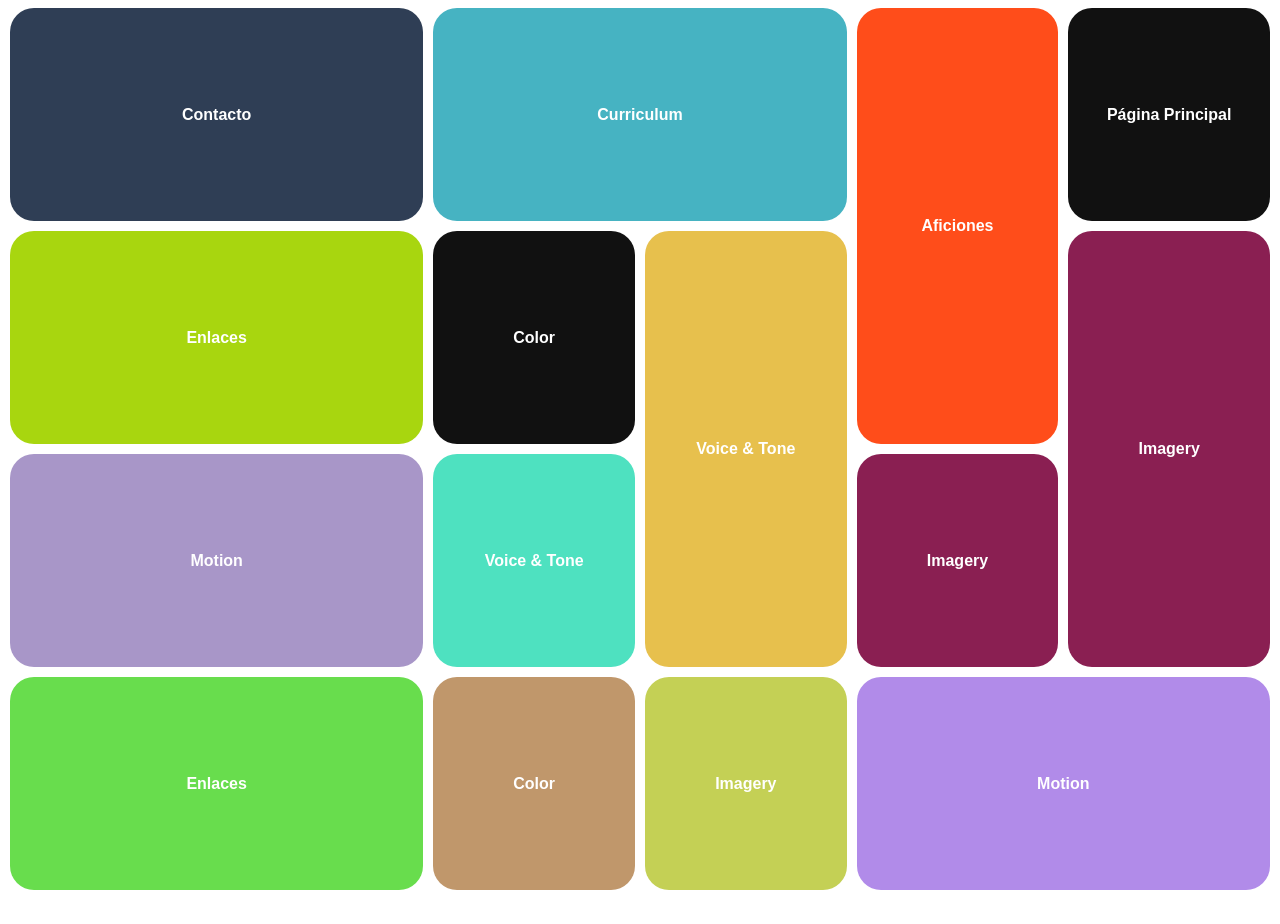
<file: index.html>
<!DOCTYPE html>
<html>
<head>
	<title>Página Personal</title>
	<link href="styles.css" rel="stylesheet" />

</head>
<body class="index">

    <ul class="contenedor">
        <li class="ancho azul"><a href="contacto.html">Contacto</a></li>
        <li class="ancho celeste"><a href="curriculum.html">Curriculum</a></li>
        <li class="alto naranja"><a href="aficiones.html">Aficiones</a></li>
		<li class="negro"><a href="index.html">Página Principal</a></li>
		<li class="ancho verde"><a href="enlaces.html">Enlaces</a></li>
		<li class="negro"><a href="curriculum.html">Color</a></li>
        <li class="alto amarillo"><a href="curriculum.html">Voice & Tone</a></li>
        <li class="alto magenta"><a href="curriculum.html">Imagery</a></li>
		<li class="ancho morado"><a href="curriculum.html">Motion</a></li>
		
		
		<li class="turquesa"><a href="curriculum.html">Voice & Tone</a></li>
		<li class="magenta"><a href="curriculum.html">Imagery</a></li>
		<li class="ancho lima"><a href="enlaces.html">Enlaces</a></li>
		
		<li class="marron-claro"><a href="curriculum.html">Color</a></li>
		
		<li class="pistacho"><a href="curriculum.html">Imagery</a></li>
		<li class="ancho morado-claro"><a href="curriculum.html">Motion</a></li>
        
        
    </ul>
</body>
</html>
</file>
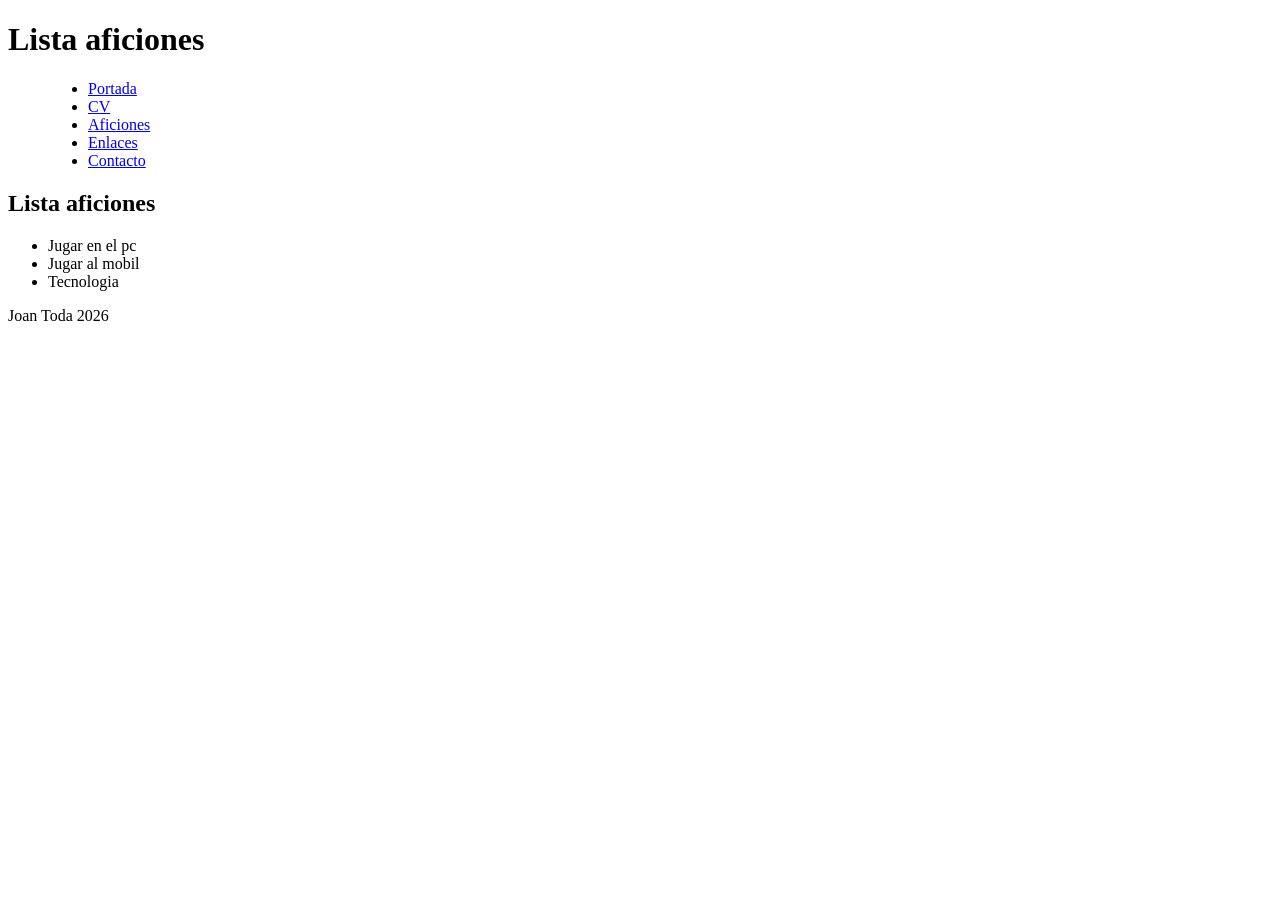
<file: aficiones.html>
<!DOCTYPE html>
<html>
<head>
<title> Lista aficiones </title>
</head>
<body>
<header> 
	<hgroup>
		<h1> Lista aficiones </h1>
		<menu>
			<ul>
				<li><a href="index.html">Portada</a></li>
				<li><a href="curriculum.html">CV</a></li>
				<li><a href="aficiones.html">Aficiones</a></li>
				<li><a href="enlaces.html">Enlaces</a></li>
				<li><a href="contacto.html">Contacto</a></li>
			</ul>	
		</menu>
	</hgroup>
</header>

<main>

</main>

<h2> Lista aficiones </h2>
<ul>
	<li>Jugar en el pc</li>
	<li>Jugar al mobil</li>
	<li>Tecnologia</li>
</ul>

<footer>
	<p> Joan Toda 2026 </p>
</footer>



</body>
</html>
</file>
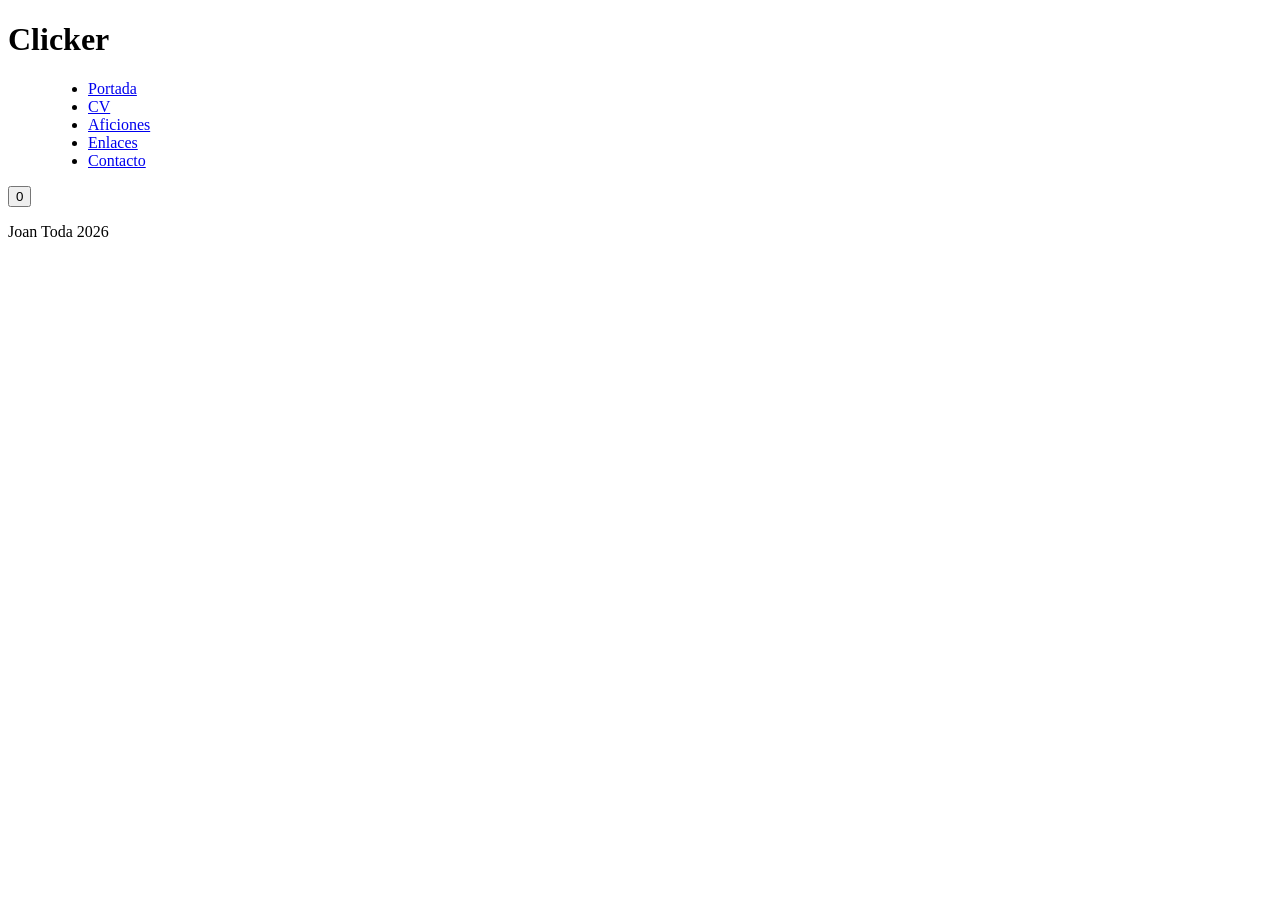
<file: clicker-extra.html>
<!DOCTYPE html>
<html>
<head>
	<title> Clicker </title>
	<link rel="stylesheet" href="styles.css">
<style>

	.ee button{
	size = 20;
	}

</style>

</head>
<body>
<header> 
	<hgroup>
		<h1> Clicker </h1>
		<menu>
			<ul>
				<li><a href="index.html">Portada</a></li>
				<li><a href="curriculum.html">CV</a></li>
				<li><a href="aficiones.html">Aficiones</a></li>
				<li><a href="enlaces.html">Enlaces</a></li>
				<li><a href="contacto.html">Contacto</a></li>
			</ul>	
		</menu>
	</hgroup>
</header>

<main>
	<p> <input type="button" value="0" onclick="clickOnSpot()" id="button"></p>
</main>

<footer>
	<p> Joan Toda 2026 </p>
</footer>


</body>
<script>
	  let count = 0;

	  function clickOnSpot() {
		const button = document.getElementById("button");
		count++;

		button.value = count;

		// Tamaño base + crecimiento
		let size = 20 + count * 5; // píxeles
		button.style.width = size + "px";
		button.style.height = size + "px";
	  }
</script>
</html>
</file>
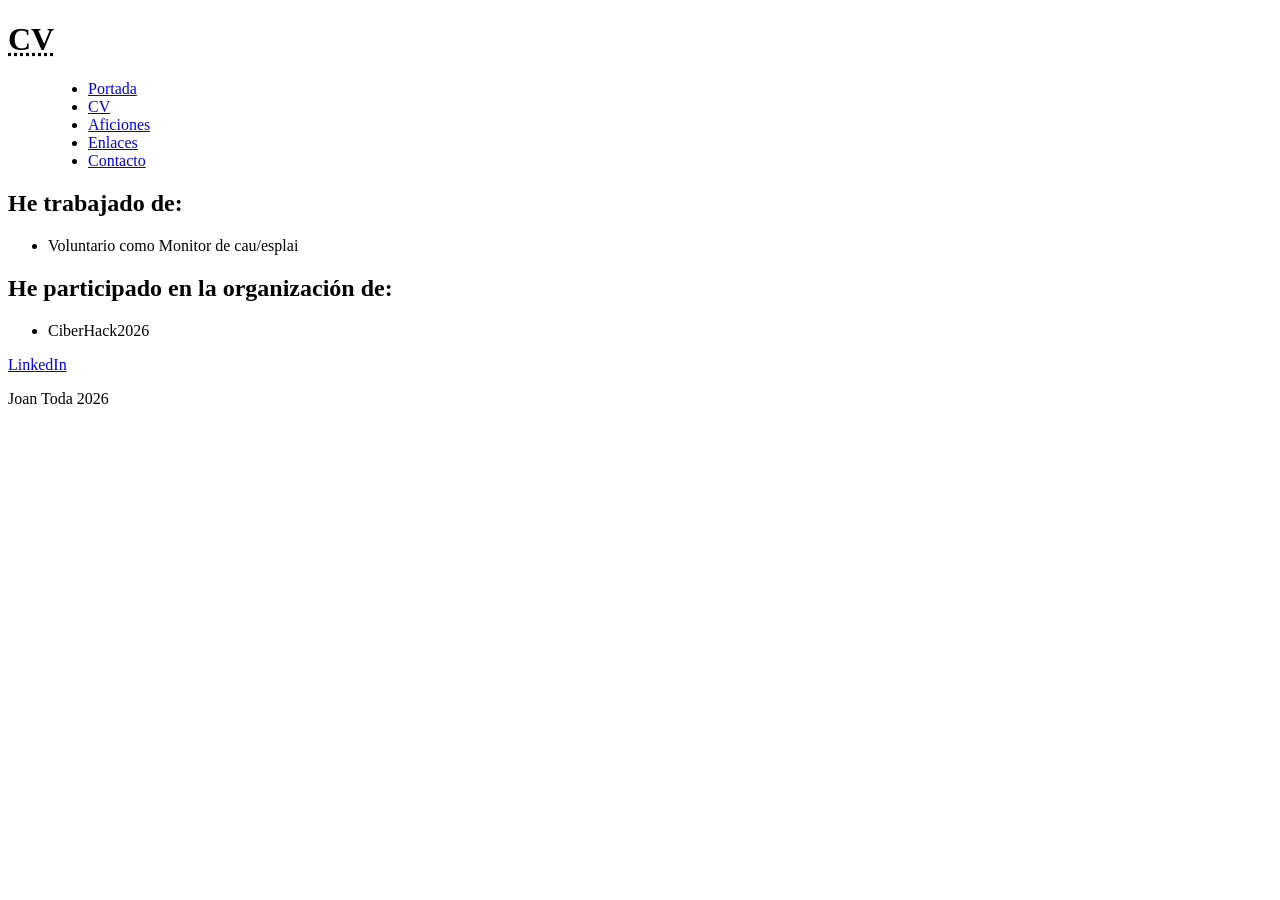
<file: curriculum.html>
<!DOCTYPE html>
<html>
<head>
	<title> Curriculum Vitae </title>
	<link href="styles.css" rel="stylesheet" />
</head>
<body>
<header> 
	<hgroup>
		<h1><abbr title="Curriculum Vitae">CV</abbr></h1>
		<menu>
			<ul>
				<li><a href="index.html">Portada</a></li>
				<li><a href="curriculum.html">CV</a></li>
				<li><a href="aficiones.html">Aficiones</a></li>
				<li><a href="enlaces.html">Enlaces</a></li>
				<li><a href="contacto.html">Contacto</a></li>
			</ul>	
		</menu>
	</hgroup>
</header>

<main>
	<article>
		<section class="trabajo">
			<h2>He trabajado de:</h2>
			<ul>
				<li>Voluntario como Monitor de cau/esplai</li>
			</ul>
		</section>
		
		<section class="organizador">
			<h2>He participado en la organización de:</h2>
			<ul>
				<li>CiberHack2026</li>
			</ul>
		</section>

		<section>
			<h3>Más información en:</h3>
			<a href="https://LinkedIn.com/in/joan-toda-echene"> LinkedIn </a>
		</section>
		
	</article>

<aside>
</aside>

</main>


<footer>
	<p> Joan Toda 2026 </p>
</footer>



</body>
</html>
</file>
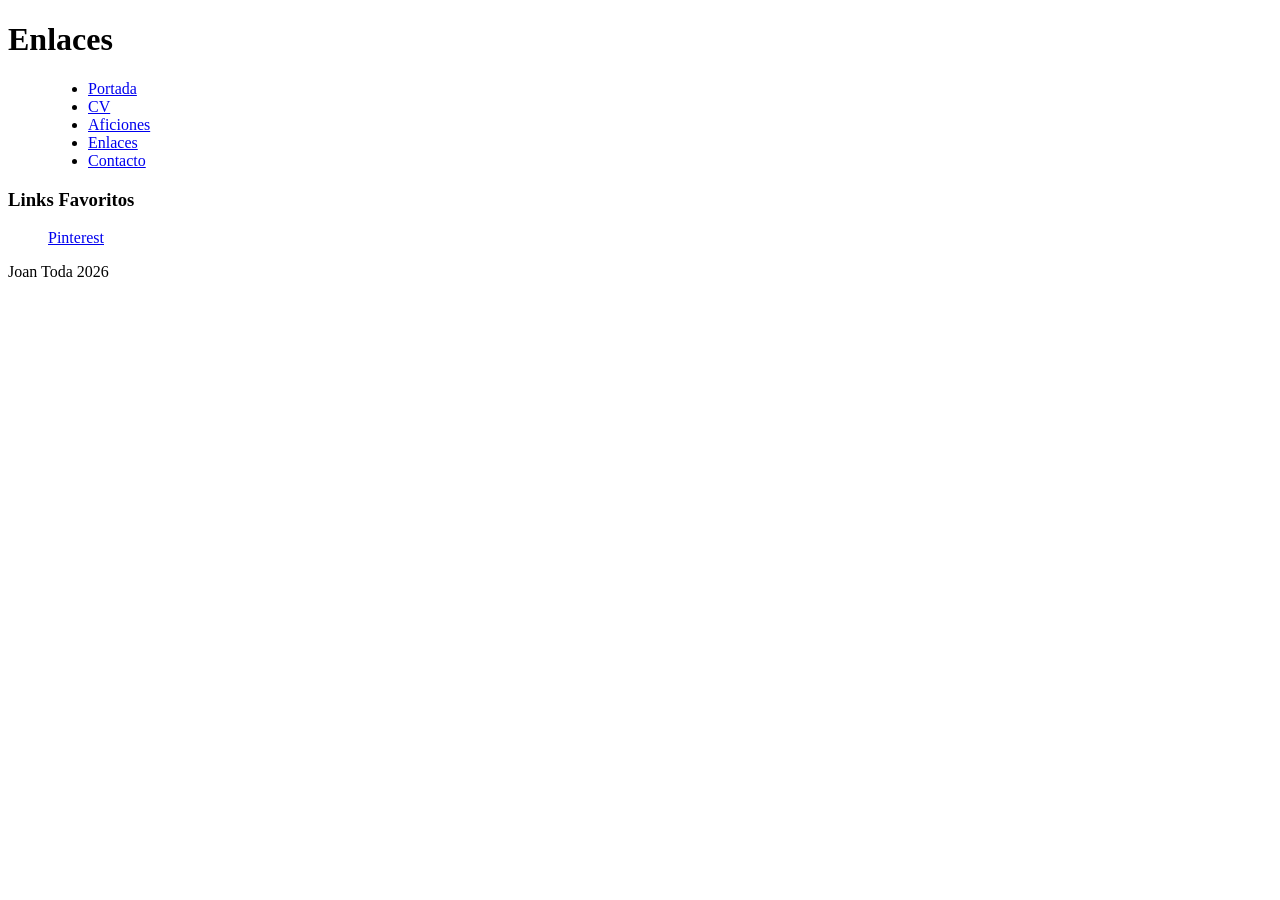
<file: enlaces.html>
<!DOCTYPE html>
<html>
<head>
<title> Enlaces </title>
</head>
<body>
<header> 
	<hgroup>
		<h1> Enlaces </h1>
		<menu>
			<ul>
				<li><a href="index.html">Portada</a></li>
				<li><a href="curriculum.html">CV</a></li>
				<li><a href="aficiones.html">Aficiones</a></li>
				<li><a href="enlaces.html">Enlaces</a></li>
				<li><a href="contacto.html">Contacto</a></li>
			</ul>	
		</menu>
	</hgroup>
</header>

<main>
<h3> Links Favoritos </h3>
<ul>
	<p><a href="https://es.pinterest.com">Pinterest </a></p>
</ul>
</main>

<footer>
	<p> Joan Toda 2026 </p>
</footer>



</body>
</html>
</file>
<file: styles.css>
html, body.index  {
	box-sizing: border-box;
	padding:0;
	margin:0;
	overflow: hidden;
	height: 100%;
	
}


.contenedor {
	display: grid;
	grid-template-columns: repeat(6, 1fr);
	height: 100vh;  
	grid-auto-rows: 1fr; 
	gap: 10px;
	padding: 10px;
	padding-top: 0;
	padding-bottom: 18px;
	box-sizing: border-box;
	margin-top: 8px;
}

/* base */
.contenedor li{
	list-style: none;
	color: white;
	font-weight: bold;
	padding: 15px;
	border-radius: 24px;
	text-align:center;
}

.contenedor li:hover {
	transform: scale(1.03);
	transition: 0.2s;
	cursor: pointer;
}

.contenedor li a {
	display: block;
	width: 100%;
	height: 100%;
	color: inherit;
	text-decoration: none;
	display: flex;
	align-items: center;
	justify-content: center;
	font-family: "Arial", sans-serif;
}

/* tamaños de distinto nivel*/
.grande {
	grid-column: span 2;
	grid-row: span 2;
}

.ancho {
	grid-column: span 2;
}

.alto {
	grid-row: span 2;
}

/* colores solo ejemplo */
.azul { background: #2f3e55; }
.amarillo { background: #e7c04d; color: black; }
.celeste { background: #46b3c2; }
.naranja { background: #ff4d1a; }
.verde { background: #a8d60f; color: black; }
.negro { background: #111; }
.morado { background: #a896c8; }
.magenta { background: #8a1f52; }

.marron-claro { background: #c0976b; }
.lima { background: #68dd4d; color: black; }
.purpura { background: #7867ed; }
.turquesa { background: #4ee1c0; }
.pistacho { background: #c4d055; color: black; }
.morado-claro { background: #b18be9; }




main article section h3{
	display:none;	
}
</file>
